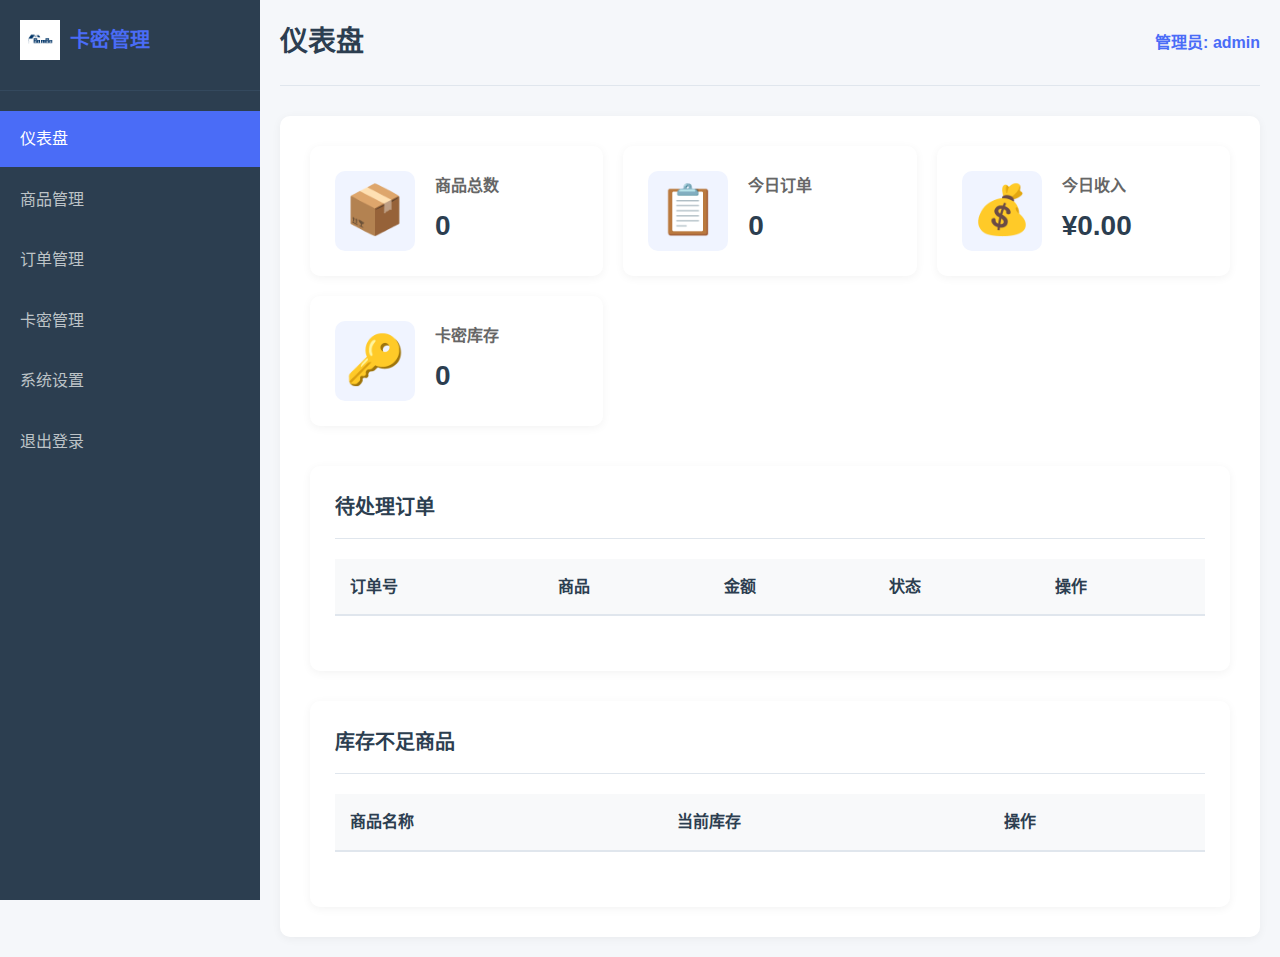
<file: public/admin/index.html>
<!DOCTYPE html>
<html lang="zh-CN">
<head>
    <meta charset="UTF-8">
    <meta name="viewport" content="width=device-width, initial-scale=1.0">
    <title>管理后台 - 卡密商城</title>
    <link rel="stylesheet" href="../static/css/admin.css">
    <link rel="icon" href="../static/images/logo.png" type="image/png">
</head>
<body>
<div class="admin-container">
    <div class="sidebar">
        <div class="logo">
            <img src="../static/images/logo.png" alt="卡密商城">
            <h2>卡密管理</h2>
        </div>
        <ul class="nav-menu">
            <li class="active"><a href="index.html">仪表盘</a></li>
            <li><a href="products.html">商品管理</a></li>
            <li><a href="orders.html">订单管理</a></li>
            <li><a href="cards.html">卡密管理</a></li>
            <li><a href="settings.html">系统设置</a></li>
            <li><a href="#" id="logout">退出登录</a></li>
        </ul>
    </div>

    <div class="main-content">
        <header class="header">
            <h1>仪表盘</h1>
            <div class="user-info">
                <span>管理员: <span id="admin-username">admin</span></span>
            </div>
        </header>

        <div class="content">
            <div class="stats-grid">
                <div class="stat-card">
                    <div class="stat-icon">📦</div>
                    <div class="stat-info">
                        <h3>商品总数</h3>
                        <p class="stat-value" id="total-products">0</p>
                    </div>
                </div>

                <div class="stat-card">
                    <div class="stat-icon">📋</div>
                    <div class="stat-info">
                        <h3>今日订单</h3>
                        <p class="stat-value" id="today-orders">0</p>
                    </div>
                </div>

                <div class="stat-card">
                    <div class="stat-icon">💰</div>
                    <div class="stat-info">
                        <h3>今日收入</h3>
                        <p class="stat-value" id="today-revenue">¥0.00</p>
                    </div>
                </div>

                <div class="stat-card">
                    <div class="stat-icon">🔑</div>
                    <div class="stat-info">
                        <h3>卡密库存</h3>
                        <p class="stat-value" id="total-cards">0</p>
                    </div>
                </div>
            </div>

            <div class="dashboard-sections">
                <div class="section">
                    <h2>待处理订单</h2>
                    <div class="table-container">
                        <table class="data-table">
                            <thead>
                            <tr>
                                <th>订单号</th>
                                <th>商品</th>
                                <th>金额</th>
                                <th>状态</th>
                                <th>操作</th>
                            </tr>
                            </thead>
                            <tbody id="pending-orders">
                            <!-- 待处理订单将通过JavaScript填充 -->
                            </tbody>
                        </table>
                    </div>
                </div>

                <div class="section">
                    <h2>库存不足商品</h2>
                    <div class="table-container">
                        <table class="data-table">
                            <thead>
                            <tr>
                                <th>商品名称</th>
                                <th>当前库存</th>
                                <th>操作</th>
                            </tr>
                            </thead>
                            <tbody id="low-stock-products">
                            <!-- 库存不足商品将通过JavaScript填充 -->
                            </tbody>
                        </table>
                    </div>
                </div>
            </div>
        </div>
    </div>
</div>

<script src="../static/js/admin.js"></script>
</body>
</html>
</file>
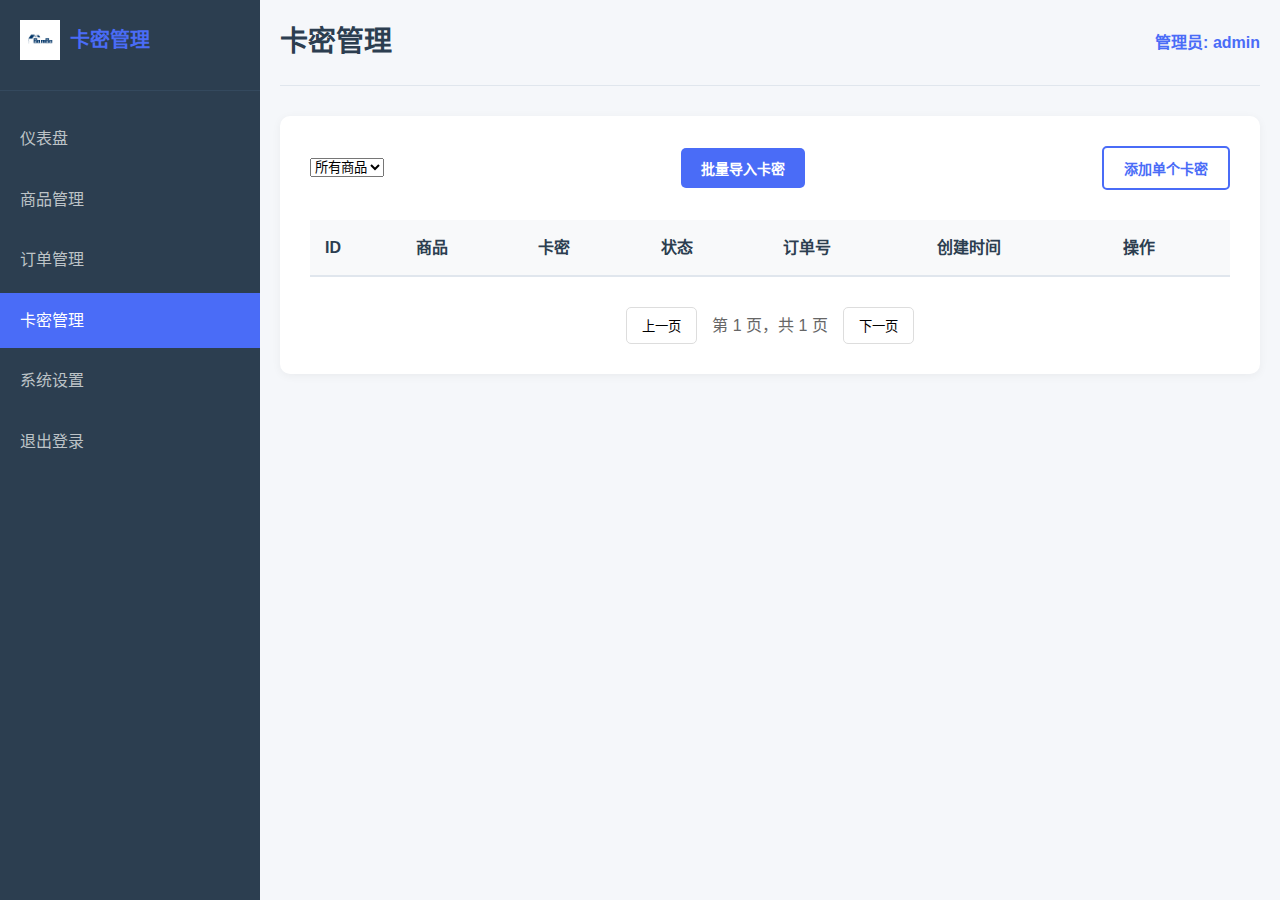
<file: public/admin/cards.html>
<!DOCTYPE html>
<html lang="zh-CN">
<head>
    <meta charset="UTF-8">
    <meta name="viewport" content="width=device-width, initial-scale=1.0">
    <title>卡密管理 - 卡密商城</title>
    <link rel="stylesheet" href="../static/css/admin.css">
    <link rel="icon" href="../static/images/logo.png" type="image/png">
</head>
<body>
<div class="admin-container">
    <div class="sidebar">
        <div class="logo">
            <img src="../static/images/logo.png" alt="卡密商城">
            <h2>卡密管理</h2>
        </div>
        <ul class="nav-menu">
            <li><a href="index.html">仪表盘</a></li>
            <li><a href="products.html">商品管理</a></li>
            <li><a href="orders.html">订单管理</a></li>
            <li class="active"><a href="cards.html">卡密管理</a></li>
            <li><a href="settings.html">系统设置</a></li>
            <li><a href="#" id="logout">退出登录</a></li>
        </ul>
    </div>

    <div class="main-content">
        <header class="header">
            <h1>卡密管理</h1>
            <div class="user-info">
                <span>管理员: <span id="admin-username">admin</span></span>
            </div>
        </header>

        <div class="content">
            <div class="page-actions">
                <select id="product-filter">
                    <option value="">所有商品</option>
                    <!-- 商品选项将通过JavaScript填充 -->
                </select>
                <button id="import-cards-btn" class="btn btn-primary">批量导入卡密</button>
                <button id="add-card-btn" class="btn btn-outline">添加单个卡密</button>
            </div>

            <div class="table-container">
                <table class="data-table">
                    <thead>
                    <tr>
                        <th>ID</th>
                        <th>商品</th>
                        <th>卡密</th>
                        <th>状态</th>
                        <th>订单号</th>
                        <th>创建时间</th>
                        <th>操作</th>
                    </tr>
                    </thead>
                    <tbody id="cards-tbody">
                    <!-- 卡密列表将通过JavaScript填充 -->
                    </tbody>
                </table>
            </div>

            <div class="pagination">
                <button id="prev-page">上一页</button>
                <span id="page-info">第 1 页，共 1 页</span>
                <button id="next-page">下一页</button>
            </div>
        </div>
    </div>
</div>

<!-- 添加卡密弹窗 -->
<div id="card-modal" class="modal">
    <div class="modal-content">
        <h3>添加卡密</h3>
        <form id="card-form">
            <div class="form-group">
                <label for="card-product">商品</label>
                <select id="card-product" required>
                    <!-- 商品选项将通过JavaScript填充 -->
                </select>
            </div>

            <div class="form-group">
                <label for="card-key">卡密</label>
                <textarea id="card-key" required></textarea>
                <p class="help-text">每行一个卡密，批量导入时使用</p>
            </div>

            <div class="modal-actions">
                <button type="submit" class="btn btn-primary">保存</button>
                <button type="button" class="btn btn-outline cancel-btn">取消</button>
            </div>
        </form>
    </div>
</div>

<script src="../static/js/admin.js"></script>
</body>
</html>
</file>
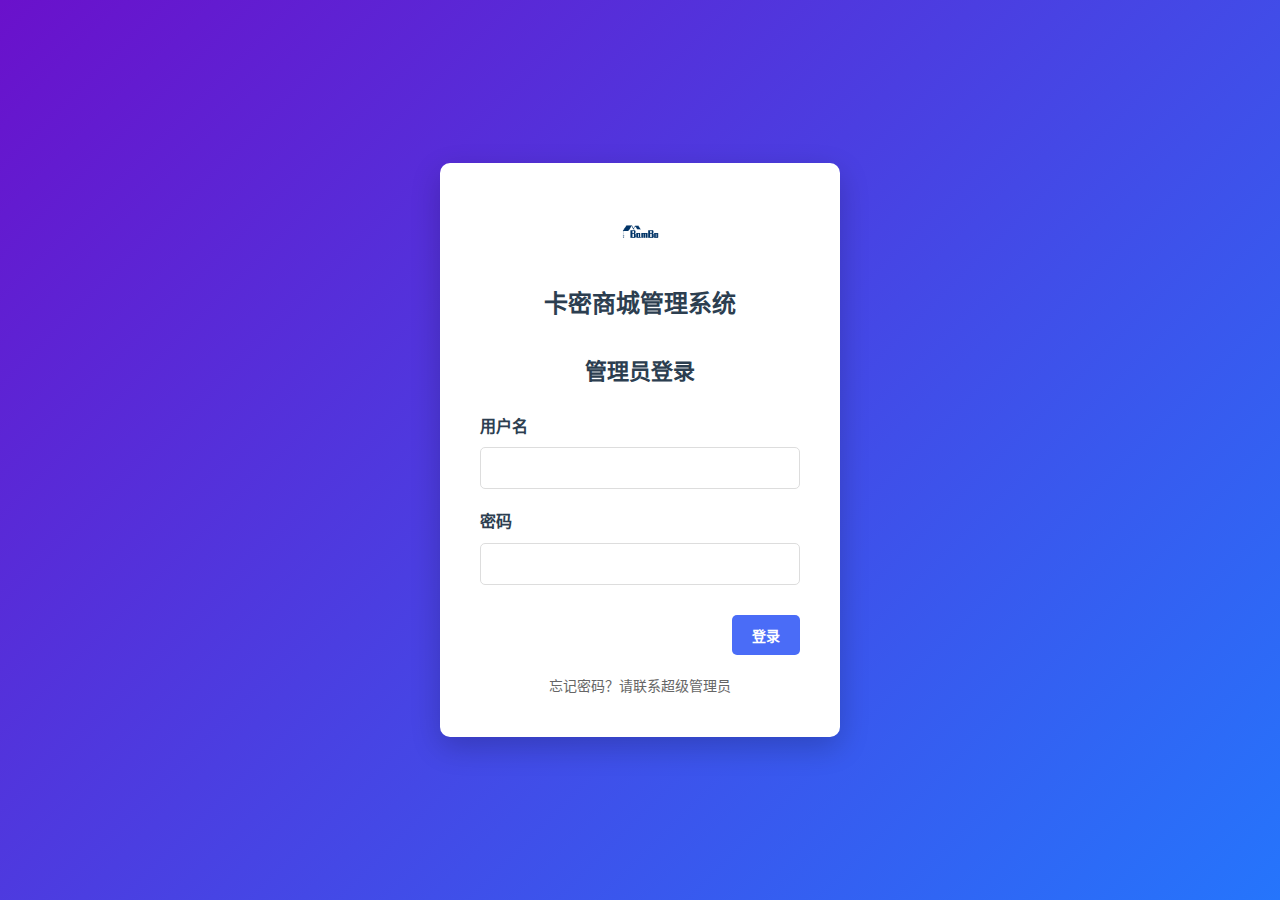
<file: public/admin/login.html>
<!DOCTYPE html>
<html lang="zh-CN">
<head>
    <meta charset="UTF-8">
    <meta name="viewport" content="width=device-width, initial-scale=1.0">
    <title>管理员登录 - 卡密商城</title>
    <link rel="stylesheet" href="../static/css/admin.css">
    <link rel="icon" href="../static/images/logo.png" type="image/png">
</head>
<body>
<div class="admin-login">
    <div class="login-container">
        <div class="login-header">
            <img src="../static/images/logo.png" alt="卡密商城">
            <h1>卡密商城管理系统</h1>
        </div>

        <div class="login-form">
            <h2>管理员登录</h2>
            <form id="login-form">
                <div class="form-group">
                    <label for="username">用户名</label>
                    <input type="text" id="username" name="username" required>
                </div>

                <div class="form-group">
                    <label for="password">密码</label>
                    <input type="password" id="password" name="password" required>
                </div>

                <div class="form-actions">
                    <button type="submit" class="btn btn-primary">登录</button>
                </div>
            </form>

            <div class="login-footer">
                <p>忘记密码？请联系超级管理员</p>
            </div>
        </div>
    </div>
</div>

<script src="../static/js/admin.js"></script>
</body>
</html>
</file>
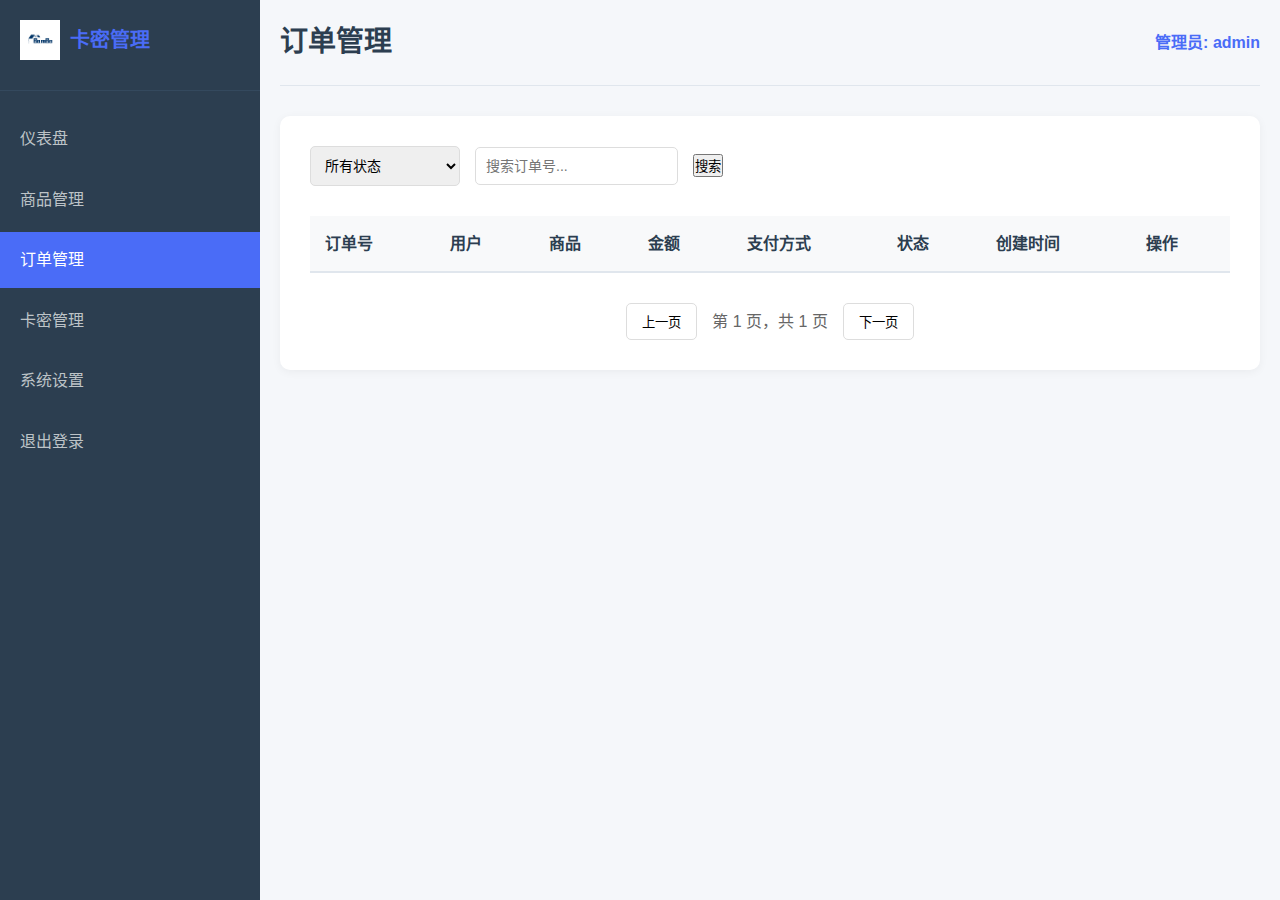
<file: public/admin/orders.html>
<!DOCTYPE html>
<html lang="zh-CN">
<head>
    <meta charset="UTF-8">
    <meta name="viewport" content="width=device-width, initial-scale=1.0">
    <title>订单管理 - 卡密商城</title>
    <link rel="stylesheet" href="../static/css/admin.css">
    <link rel="icon" href="../static/images/logo.png" type="image/png">
</head>
<body>
<div class="admin-container">
    <div class="sidebar">
        <div class="logo">
            <img src="../static/images/logo.png" alt="卡密商城">
            <h2>卡密管理</h2>
        </div>
        <ul class="nav-menu">
            <li><a href="index.html">仪表盘</a></li>
            <li><a href="products.html">商品管理</a></li>
            <li class="active"><a href="orders.html">订单管理</a></li>
            <li><a href="cards.html">卡密管理</a></li>
            <li><a href="settings.html">系统设置</a></li>
            <li><a href="#" id="logout">退出登录</a></li>
        </ul>
    </div>

    <div class="main-content">
        <header class="header">
            <h1>订单管理</h1>
            <div class="user-info">
                <span>管理员: <span id="admin-username">admin</span></span>
            </div>
        </header>

        <div class="content">
            <div class="filters">
                <select id="status-filter">
                    <option value="">所有状态</option>
                    <option value="PENDING_PAYMENT">待支付</option>
                    <option value="PAID">已支付待确认</option>
                    <option value="CONFIRMED_PAYMENT">已收款待发货</option>
                    <option value="COMPLETED">已完成</option>
                    <option value="CANCELLED">已取消</option>
                </select>
                <input type="text" id="search-input" placeholder="搜索订单号...">
                <button id="search-btn">搜索</button>
            </div>

            <div class="table-container">
                <table class="data-table">
                    <thead>
                    <tr>
                        <th>订单号</th>
                        <th>用户</th>
                        <th>商品</th>
                        <th>金额</th>
                        <th>支付方式</th>
                        <th>状态</th>
                        <th>创建时间</th>
                        <th>操作</th>
                    </tr>
                    </thead>
                    <tbody id="orders-tbody">
                    <!-- 订单列表将通过JavaScript填充 -->
                    </tbody>
                </table>
            </div>

            <div class="pagination">
                <button id="prev-page">上一页</button>
                <span id="page-info">第 1 页，共 1 页</span>
                <button id="next-page">下一页</button>
            </div>
        </div>
    </div>
</div>

<!-- 确认收款弹窗 -->
<div id="confirm-payment-modal" class="modal">
    <div class="modal-content">
        <h3>确认收款</h3>
        <p>订单号: <span id="modal-order-id"></span></p>
        <p>金额: <span id="modal-order-amount"></span></p>
        <div class="form-group">
            <label>交易号 (可选):</label>
            <input type="text" id="transaction-id">
        </div>
        <div class="modal-actions">
            <button id="confirm-payment-btn">确认收款</button>
            <button class="cancel-btn">取消</button>
        </div>
    </div>
</div>

<!-- 确认发货弹窗 -->
<div id="confirm-delivery-modal" class="modal">
    <div class="modal-content">
        <h3>确认发货</h3>
        <p>订单号: <span id="modal-delivery-order-id"></span></p>
        <p>商品: <span id="modal-delivery-product"></span></p>
        <p>系统将自动分配一个可用卡密</p>
        <div class="modal-actions">
            <button id="confirm-delivery-btn">确认发货</button>
            <button class="cancel-btn">取消</button>
        </div>
    </div>
</div>

<script src="../static/js/admin.js"></script>
</body>
</html>
</file>
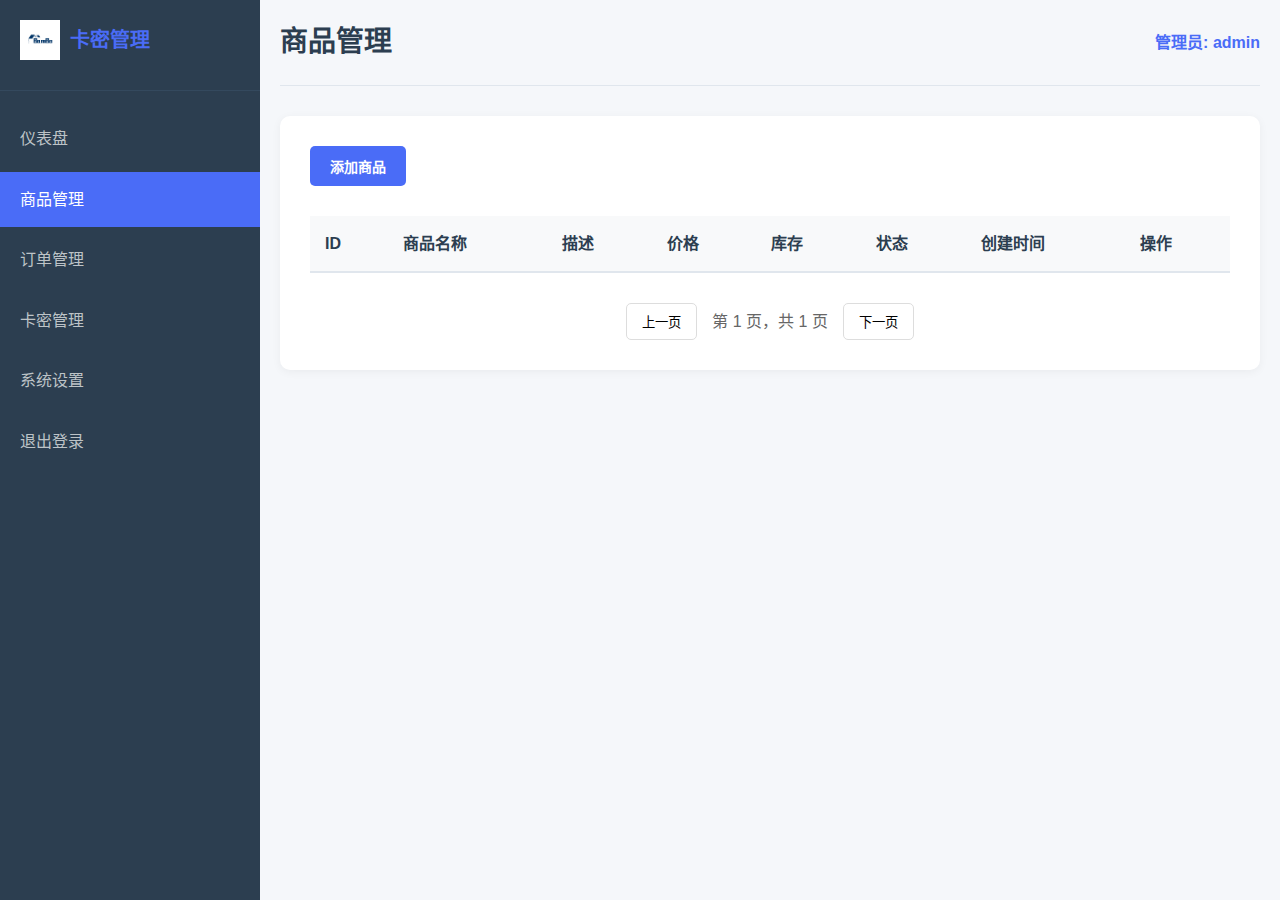
<file: public/admin/products.html>
<!DOCTYPE html>
<html lang="zh-CN">
<head>
    <meta charset="UTF-8">
    <meta name="viewport" content="width=device-width, initial-scale=1.0">
    <title>商品管理 - 卡密商城</title>
    <link rel="stylesheet" href="../static/css/admin.css">
    <link rel="icon" href="../static/images/logo.png" type="image/png">
</head>
<body>
<div class="admin-container">
    <div class="sidebar">
        <div class="logo">
            <img src="../static/images/logo.png" alt="卡密商城">
            <h2>卡密管理</h2>
        </div>
        <ul class="nav-menu">
            <li><a href="index.html">仪表盘</a></li>
            <li class="active"><a href="products.html">商品管理</a></li>
            <li><a href="orders.html">订单管理</a></li>
            <li><a href="cards.html">卡密管理</a></li>
            <li><a href="settings.html">系统设置</a></li>
            <li><a href="#" id="logout">退出登录</a></li>
        </ul>
    </div>

    <div class="main-content">
        <header class="header">
            <h1>商品管理</h1>
            <div class="user-info">
                <span>管理员: <span id="admin-username">admin</span></span>
            </div>
        </header>

        <div class="content">
            <div class="page-actions">
                <button id="add-product-btn" class="btn btn-primary">添加商品</button>
            </div>

            <div class="table-container">
                <table class="data-table">
                    <thead>
                    <tr>
                        <th>ID</th>
                        <th>商品名称</th>
                        <th>描述</th>
                        <th>价格</th>
                        <th>库存</th>
                        <th>状态</th>
                        <th>创建时间</th>
                        <th>操作</th>
                    </tr>
                    </thead>
                    <tbody id="products-tbody">
                    <!-- 商品列表将通过JavaScript填充 -->
                    </tbody>
                </table>
            </div>

            <div class="pagination">
                <button id="prev-page">上一页</button>
                <span id="page-info">第 1 页，共 1 页</span>
                <button id="next-page">下一页</button>
            </div>
        </div>
    </div>
</div>

<!-- 添加/编辑商品弹窗 -->
<div id="product-modal" class="modal">
    <div class="modal-content">
        <h3 id="modal-title">添加商品</h3>
        <form id="product-form">
            <input type="hidden" id="product-id">

            <div class="form-group">
                <label for="product-name">商品名称</label>
                <input type="text" id="product-name" required>
            </div>

            <div class="form-group">
                <label for="product-description">商品描述</label>
                <textarea id="product-description" required></textarea>
            </div>

            <div class="form-group">
                <label for="product-price">价格 (¥)</label>
                <input type="number" id="product-price" step="0.01" min="0" required>
            </div>

            <div class="form-group">
                <label for="product-stock">库存</label>
                <input type="number" id="product-stock" min="0" required>
            </div>

            <div class="form-group">
                <label for="product-category">分类</label>
                <input type="text" id="product-category">
            </div>

            <div class="form-group">
                <label>
                    <input type="checkbox" id="product-active"> 启用商品
                </label>
            </div>

            <div class="modal-actions">
                <button type="submit" class="btn btn-primary">保存</button>
                <button type="button" class="btn btn-outline cancel-btn">取消</button>
            </div>
        </form>
    </div>
</div>

<script src="../static/js/admin.js"></script>
</body>
</html>
</file>
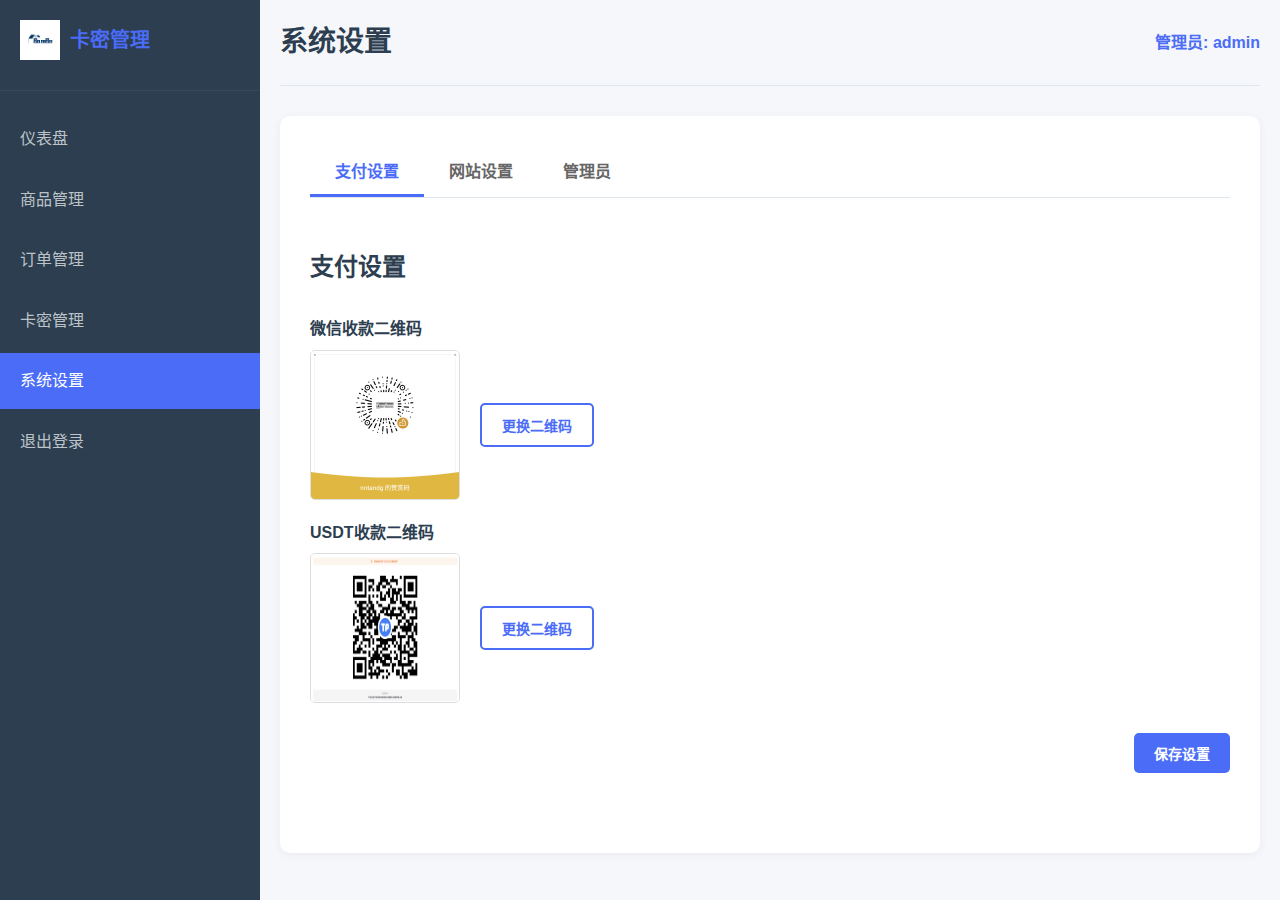
<file: public/admin/settings.html>
<!DOCTYPE html>
<html lang="zh-CN">
<head>
    <meta charset="UTF-8">
    <meta name="viewport" content="width=device-width, initial-scale=1.0">
    <title>系统设置 - 卡密商城</title>
    <link rel="stylesheet" href="../static/css/admin.css">
    <link rel="icon" href="../static/images/logo.png" type="image/png">
</head>
<body>
<div class="admin-container">
    <div class="sidebar">
        <div class="logo">
            <img src="../static/images/logo.png" alt="卡密商城">
            <h2>卡密管理</h2>
        </div>
        <ul class="nav-menu">
            <li><a href="index.html">仪表盘</a></li>
            <li><a href="products.html">商品管理</a></li>
            <li><a href="orders.html">订单管理</a></li>
            <li><a href="cards.html">卡密管理</a></li>
            <li class="active"><a href="settings.html">系统设置</a></li>
            <li><a href="#" id="logout">退出登录</a></li>
        </ul>
    </div>

    <div class="main-content">
        <header class="header">
            <h1>系统设置</h1>
            <div class="user-info">
                <span>管理员: <span id="admin-username">admin</span></span>
            </div>
        </header>

        <div class="content">
            <div class="settings-tabs">
                <div class="tabs-header">
                    <button class="tab-btn active" data-tab="payment">支付设置</button>
                    <button class="tab-btn" data-tab="site">网站设置</button>
                    <button class="tab-btn" data-tab="admin">管理员</button>
                </div>

                <div class="tabs-content">
                    <div class="tab-pane active" id="payment">
                        <h2>支付设置</h2>
                        <form id="payment-form">
                            <div class="form-group">
                                <label>微信收款二维码</label>
                                <div class="qr-upload">
                                    <img id="wechat-qr-preview" src="../qr-codes/wechat.png" alt="微信收款码">
                                    <input type="file" id="wechat-qr-upload" accept="image/*">
                                    <button type="button" class="btn btn-outline">更换二维码</button>
                                </div>
                            </div>

                            <div class="form-group">
                                <label>USDT收款二维码</label>
                                <div class="qr-upload">
                                    <img id="usdt-qr-preview" src="../qr-codes/usdt.png" alt="USDT收款码">
                                    <input type="file" id="usdt-qr-upload" accept="image/*">
                                    <button type="button" class="btn btn-outline">更换二维码</button>
                                </div>
                            </div>

                            <div class="form-actions">
                                <button type="submit" class="btn btn-primary">保存设置</button>
                            </div>
                        </form>
                    </div>

                    <div class="tab-pane" id="site">
                        <h2>网站设置</h2>
                        <form id="site-form">
                            <div class="form-group">
                                <label for="site-name">网站名称</label>
                                <input type="text" id="site-name" value="卡密商城">
                            </div>

                            <div class="form-group">
                                <label for="site-description">网站描述</label>
                                <textarea id="site-description">专业的卡密自动发货平台，支持微信、USDT支付，快速发货</textarea>
                            </div>

                            <div class="form-group">
                                <label for="site-keywords">网站关键词</label>
                                <input type="text" id="site-keywords" value="卡密,自动发货,微信支付,USDT支付">
                            </div>

                            <div class="form-group">
                                <label for="contact-telegram">Telegram客服</label>
                                <input type="text" id="contact-telegram" value="@cardsupport">
                            </div>

                            <div class="form-group">
                                <label for="contact-email">联系邮箱</label>
                                <input type="email" id="contact-email" value="support@cardshop.com">
                            </div>

                            <div class="form-actions">
                                <button type="submit" class="btn btn-primary">保存设置</button>
                            </div>
                        </form>
                    </div>

                    <div class="tab-pane" id="admin">
                        <h2>管理员设置</h2>
                        <div class="admin-list">
                            <div class="admin-item">
                                <div class="admin-info">
                                    <h3>admin</h3>
                                    <p>超级管理员</p>
                                </div>
                                <div class="admin-actions">
                                    <button class="btn btn-outline">修改密码</button>
                                </div>
                            </div>
                        </div>

                        <div class="add-admin">
                            <h3>添加管理员</h3>
                            <form id="add-admin-form">
                                <div class="form-group">
                                    <label for="new-admin-username">用户名</label>
                                    <input type="text" id="new-admin-username" required>
                                </div>

                                <div class="form-group">
                                    <label for="new-admin-password">密码</label>
                                    <input type="password" id="new-admin-password" required>
                                </div>

                                <div class="form-group">
                                    <label for="new-admin-role">角色</label>
                                    <select id="new-admin-role">
                                        <option value="admin">管理员</option>
                                        <option value="operator">操作员</option>
                                    </select>
                                </div>

                                <div class="form-actions">
                                    <button type="submit" class="btn btn-primary">添加管理员</button>
                                </div>
                            </form>
                        </div>
                    </div>
                </div>
            </div>
        </div>
    </div>
</div>

<script src="../static/js/admin.js"></script>
</body>
</html>
</file>
<file: public/static/css/admin.css>
/* 管理后台全局样式 */
* {
    margin: 0;
    padding: 0;
    box-sizing: border-box;
}

body {
    font-family: 'Segoe UI', 'Microsoft YaHei', sans-serif;
    line-height: 1.6;
    color: #333;
    background-color: #f5f7fa;
}

/* 管理后台布局 */
.admin-container {
    display: flex;
    min-height: 100vh;
}

/* 侧边栏 */
.sidebar {
    width: 260px;
    background-color: #2c3e50;
    color: #ecf0f1;
    padding: 20px 0;
    position: fixed;
    height: 100vh;
    overflow-y: auto;
    z-index: 1000;
}

.logo {
    display: flex;
    align-items: center;
    padding: 0 20px 30px;
    border-bottom: 1px solid #34495e;
    margin-bottom: 20px;
}

.logo img {
    height: 40px;
    margin-right: 10px;
}

.logo h2 {
    font-size: 20px;
    color: #4a6cf7;
}

.nav-menu {
    list-style: none;
}

.nav-menu li {
    margin-bottom: 5px;
}

.nav-menu a {
    display: block;
    padding: 15px 20px;
    color: #bdc3c7;
    text-decoration: none;
    transition: all 0.3s;
    font-size: 16px;
}

.nav-menu a:hover {
    background-color: #34495e;
    color: #fff;
}

.nav-menu li.active a {
    background-color: #4a6cf7;
    color: #fff;
}

/* 主内容区 */
.main-content {
    flex: 1;
    margin-left: 260px;
    padding: 20px;
}

.header {
    display: flex;
    justify-content: space-between;
    align-items: center;
    margin-bottom: 30px;
    padding-bottom: 20px;
    border-bottom: 1px solid #e0e6ed;
}

.header h1 {
    font-size: 28px;
    color: #2c3e50;
}

.user-info {
    font-size: 16px;
    color: #666;
}

.user-info span {
    font-weight: bold;
    color: #4a6cf7;
}

/* 内容区域 */
.content {
    background-color: white;
    border-radius: 10px;
    padding: 30px;
    box-shadow: 0 2px 10px rgba(0, 0, 0, 0.05);
}

/* 按钮样式 */
.btn {
    display: inline-block;
    padding: 10px 20px;
    border-radius: 5px;
    text-decoration: none;
    font-weight: 600;
    text-align: center;
    cursor: pointer;
    transition: all 0.3s ease;
    border: none;
    font-size: 14px;
}

.btn-primary {
    background-color: #4a6cf7;
    color: white;
}

.btn-primary:hover {
    background-color: #3a5bd9;
}

.btn-outline {
    background-color: transparent;
    color: #4a6cf7;
    border: 2px solid #4a6cf7;
}

.btn-outline:hover {
    background-color: #4a6cf7;
    color: white;
}

.btn-danger {
    background-color: #e74c3c;
    color: white;
}

.btn-danger:hover {
    background-color: #c0392b;
}

.btn-success {
    background-color: #2ecc71;
    color: white;
}

.btn-success:hover {
    background-color: #27ae60;
}

.btn-warning {
    background-color: #f39c12;
    color: white;
}

.btn-warning:hover {
    background-color: #e67e22;
}

/* 表格样式 */
.table-container {
    overflow-x: auto;
    margin-bottom: 30px;
}

.data-table {
    width: 100%;
    border-collapse: collapse;
}

.data-table th {
    background-color: #f8f9fa;
    padding: 15px;
    text-align: left;
    font-weight: 600;
    color: #2c3e50;
    border-bottom: 2px solid #e0e6ed;
}

.data-table td {
    padding: 15px;
    border-bottom: 1px solid #e0e6ed;
}

.data-table tr:hover {
    background-color: #f8f9fa;
}

/* 操作按钮 */
.action-btn {
    padding: 5px 10px;
    margin-right: 5px;
    font-size: 12px;
    border-radius: 3px;
}

/* 分页 */
.pagination {
    display: flex;
    justify-content: center;
    align-items: center;
    gap: 15px;
    margin-top: 30px;
}

.pagination button {
    padding: 8px 15px;
    border: 1px solid #ddd;
    background-color: white;
    border-radius: 5px;
    cursor: pointer;
    transition: all 0.3s;
}

.pagination button:hover:not(:disabled) {
    background-color: #f8f9fa;
}

.pagination button:disabled {
    opacity: 0.5;
    cursor: not-allowed;
}

#page-info {
    color: #666;
}

/* 表单样式 */
.form-group {
    margin-bottom: 20px;
}

.form-group label {
    display: block;
    margin-bottom: 8px;
    font-weight: 600;
    color: #2c3e50;
}

.form-group input,
.form-group select,
.form-group textarea {
    width: 100%;
    padding: 12px;
    border: 1px solid #ddd;
    border-radius: 5px;
    font-family: inherit;
    font-size: 14px;
    transition: border-color 0.3s;
}

.form-group input:focus,
.form-group select:focus,
.form-group textarea:focus {
    outline: none;
    border-color: #4a6cf7;
}

.form-group textarea {
    resize: vertical;
    min-height: 100px;
}

.form-group .help-text {
    font-size: 12px;
    color: #666;
    margin-top: 5px;
}

.form-group input[type="checkbox"] {
    width: auto;
    margin-right: 8px;
}

.form-actions {
    display: flex;
    gap: 10px;
    justify-content: flex-end;
    margin-top: 30px;
}

/* 模态框 */
.modal {
    display: none;
    position: fixed;
    top: 0;
    left: 0;
    width: 100%;
    height: 100%;
    background-color: rgba(0, 0, 0, 0.5);
    z-index: 2000;
    align-items: center;
    justify-content: center;
}

.modal.show {
    display: flex;
}

.modal-content {
    background-color: white;
    border-radius: 10px;
    width: 90%;
    max-width: 500px;
    max-height: 90vh;
    overflow-y: auto;
    padding: 30px;
    box-shadow: 0 5px 15px rgba(0, 0, 0, 0.2);
}

.modal-content h3 {
    font-size: 24px;
    margin-bottom: 20px;
    color: #2c3e50;
    padding-bottom: 15px;
    border-bottom: 1px solid #e0e6ed;
}

.modal-actions {
    display: flex;
    gap: 10px;
    justify-content: flex-end;
    margin-top: 30px;
}

/* 页面操作区 */
.page-actions {
    display: flex;
    justify-content: space-between;
    align-items: center;
    margin-bottom: 30px;
    flex-wrap: wrap;
    gap: 15px;
}

/* 筛选区 */
.filters {
    display: flex;
    gap: 15px;
    margin-bottom: 30px;
    flex-wrap: wrap;
    align-items: center;
}

.filters select,
.filters input {
    padding: 10px;
    border: 1px solid #ddd;
    border-radius: 5px;
    font-size: 14px;
}

.filters select {
    min-width: 150px;
}

.filters input {
    min-width: 200px;
}

/* 仪表盘样式 */
.stats-grid {
    display: grid;
    grid-template-columns: repeat(auto-fit, minmax(250px, 1fr));
    gap: 20px;
    margin-bottom: 40px;
}

.stat-card {
    background-color: white;
    border-radius: 10px;
    padding: 25px;
    box-shadow: 0 2px 10px rgba(0, 0, 0, 0.05);
    display: flex;
    align-items: center;
    gap: 20px;
}

.stat-icon {
    font-size: 48px;
    width: 80px;
    height: 80px;
    display: flex;
    align-items: center;
    justify-content: center;
    border-radius: 10px;
    background-color: #f0f4ff;
    color: #4a6cf7;
}

.stat-info h3 {
    font-size: 16px;
    color: #666;
    margin-bottom: 5px;
}

.stat-value {
    font-size: 28px;
    font-weight: bold;
    color: #2c3e50;
}

.dashboard-sections {
    display: grid;
    grid-template-columns: repeat(auto-fit, minmax(500px, 1fr));
    gap: 30px;
}

.section {
    background-color: white;
    border-radius: 10px;
    padding: 25px;
    box-shadow: 0 2px 10px rgba(0, 0, 0, 0.05);
}

.section h2 {
    font-size: 20px;
    margin-bottom: 20px;
    color: #2c3e50;
    padding-bottom: 15px;
    border-bottom: 1px solid #e0e6ed;
}

/* 设置页面样式 */
.settings-tabs {
    margin-bottom: 30px;
}

.tabs-header {
    display: flex;
    border-bottom: 1px solid #e0e6ed;
    margin-bottom: 30px;
}

.tab-btn {
    padding: 12px 25px;
    background: none;
    border: none;
    font-size: 16px;
    font-weight: 600;
    color: #666;
    cursor: pointer;
    transition: all 0.3s;
    border-bottom: 3px solid transparent;
}

.tab-btn.active {
    color: #4a6cf7;
    border-bottom-color: #4a6cf7;
}

.tab-btn:hover {
    color: #4a6cf7;
}

.tabs-content {
    padding: 20px 0;
}

.tab-pane {
    display: none;
}

.tab-pane.active {
    display: block;
}

.tab-pane h2 {
    font-size: 24px;
    margin-bottom: 30px;
    color: #2c3e50;
}

/* 二维码上传 */
.qr-upload {
    display: flex;
    align-items: center;
    gap: 20px;
}

.qr-upload img {
    width: 150px;
    height: 150px;
    border: 1px solid #ddd;
    border-radius: 5px;
}

.qr-upload input[type="file"] {
    display: none;
}

/* 管理员列表 */
.admin-list {
    margin-bottom: 40px;
}

.admin-item {
    display: flex;
    justify-content: space-between;
    align-items: center;
    padding: 20px;
    background-color: #f8f9fa;
    border-radius: 8px;
    margin-bottom: 15px;
}

.admin-info h3 {
    font-size: 18px;
    margin-bottom: 5px;
    color: #2c3e50;
}

.admin-info p {
    color: #666;
    font-size: 14px;
}

.add-admin {
    background-color: #f8f9fa;
    border-radius: 10px;
    padding: 25px;
}

.add-admin h3 {
    font-size: 20px;
    margin-bottom: 20px;
    color: #2c3e50;
}

/* 管理员登录页 */
.admin-login {
    display: flex;
    align-items: center;
    justify-content: center;
    min-height: 100vh;
    background: linear-gradient(135deg, #6a11cb 0%, #2575fc 100%);
}

.login-container {
    background-color: white;
    border-radius: 10px;
    width: 100%;
    max-width: 400px;
    padding: 40px;
    box-shadow: 0 10px 30px rgba(0, 0, 0, 0.2);
}

.login-header {
    text-align: center;
    margin-bottom: 30px;
}

.login-header img {
    height: 60px;
    margin-bottom: 15px;
}

.login-header h1 {
    font-size: 24px;
    color: #2c3e50;
}

.login-form h2 {
    font-size: 22px;
    margin-bottom: 25px;
    color: #2c3e50;
    text-align: center;
}

.login-footer {
    text-align: center;
    margin-top: 20px;
    color: #666;
    font-size: 14px;
}

/* 响应式设计 */
@media (max-width: 1200px) {
    .dashboard-sections {
        grid-template-columns: 1fr;
    }
}

@media (max-width: 992px) {
    .sidebar {
        transform: translateX(-100%);
        transition: transform 0.3s;
    }

    .sidebar.open {
        transform: translateX(0);
    }

    .main-content {
        margin-left: 0;
    }

    .stats-grid {
        grid-template-columns: repeat(auto-fit, minmax(200px, 1fr));
    }
}

@media (max-width: 768px) {
    .header {
        flex-direction: column;
        align-items: flex-start;
        gap: 15px;
    }

    .page-actions {
        flex-direction: column;
        align-items: flex-start;
    }

    .filters {
        flex-direction: column;
        align-items: stretch;
    }

    .filters select,
    .filters input {
        width: 100%;
    }

    .modal-content {
        width: 95%;
        padding: 20px;
    }

    .tabs-header {
        flex-wrap: wrap;
    }

    .qr-upload {
        flex-direction: column;
        align-items: flex-start;
    }
}

@media (max-width: 576px) {
    .content {
        padding: 20px 15px;
    }

    .table-container {
        margin: 0 -15px;
    }

    .data-table {
        font-size: 14px;
    }

    .data-table th,
    .data-table td {
        padding: 10px;
    }

    .action-btn {
        padding: 3px 6px;
        font-size: 11px;
    }

    .stat-card {
        flex-direction: column;
        text-align: center;
        gap: 15px;
    }

    .stat-icon {
        width: 60px;
        height: 60px;
        font-size: 36px;
    }

    .stat-value {
        font-size: 24px;
    }
}
</file>
